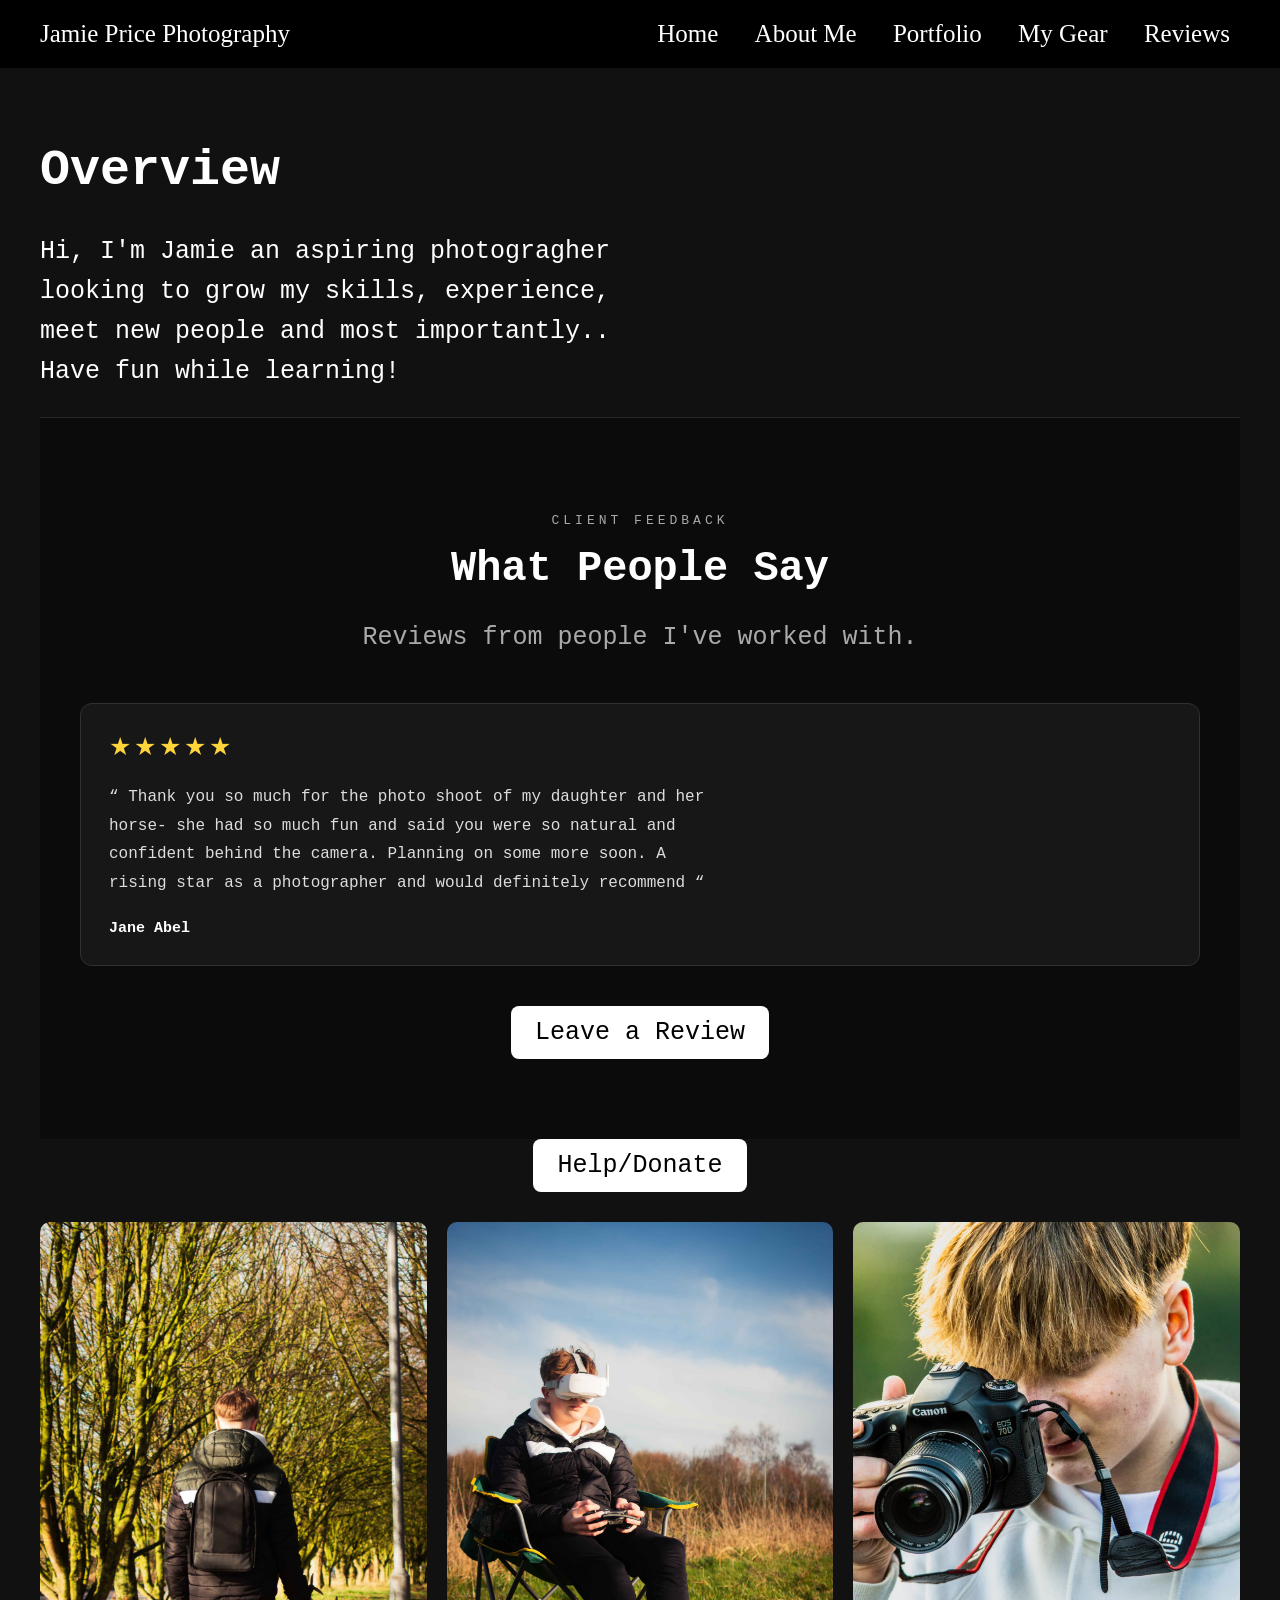
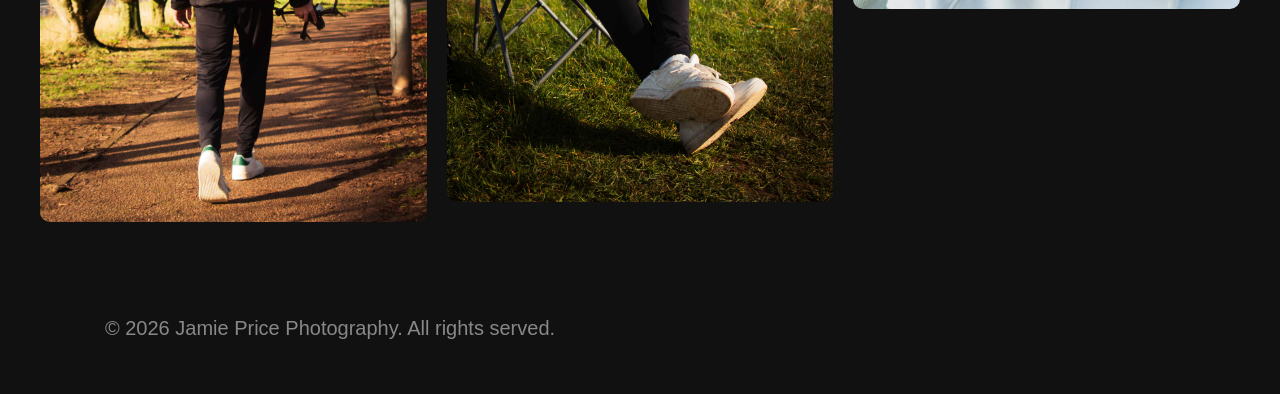
<file: index.html>
<!DOCTYPE html>
<html>
<head>
  <title>Jamie Price Photography - Home</title>
  <link rel="stylesheet" href="assets/style.css">
  <meta name="viewport" content="width=device-width, initial-scale=1.0">
</head>
<body>

<header>
  <div>Jamie Price Photography</div>
  <nav>
    <a href="index.html">Home</a>
    <a href="aboutme.html">About Me</a>
	<a href="portfolio.html">Portfolio</a>
    <a href="mygear.html">My Gear</a>
                <a href="reviews.html" class="active">Reviews</a>	
  </nav>
</header>

<div class="container">
  <h1>Overview</h1>
  <p>Hi, I'm Jamie an aspiring photogragher looking to grow my skills, experience, meet new people and most importantly.. Have fun while learning! </p>
  
  
<section class="home-reviews">
    <div class="home-reviews-heading">
        <p class="reviews-eyebrow">CLIENT FEEDBACK</p>
        <h2>What People Say</h2>
        <p>Reviews from people I've worked with.</p>
    </div>

    <div class="home-reviews-grid" id="reviews-list">

        <!-- Replace this example with a real review -->
        <article class="home-review-card">
            <div class="review-stars" aria-label="5 out of 5 stars">
                ★★★★★
            </div>

            <p class="review-quote">
                “ Thank you so much for the photo shoot of my daughter and her horse- she had so much fun and said you were so natural and confident behind the camera. Planning on some more soon. A rising star as a photographer and would definitely recommend “
            </p>

            <div class="review-author">Jane Abel</div>
        </article>

        <!-- Copy another home-review-card for each approved review -->

    </div>

    <div class="all-reviews-button">
        <a href="reviews.html" class="btn">Leave a Review</a>
    </div>
</section>

  
  
  
  <div class="button-container">
  <a href="https://gofund.me/53fb48d2b" target="_blank" class="btn">
    Help/Donate
  </a>
</div>

  <div class="grid">
    <img src="assets/images/jamie_back.jpg">
    <img src="assets/images/jamie_chair.jpg">
    <img src="assets/images/jamie_pfp.jpeg">
  </div>
</div>

</body>
</html>

<footer>
	<p>© 2026 Jamie Price Photography. All rights served.</p>
</footer>
</file>
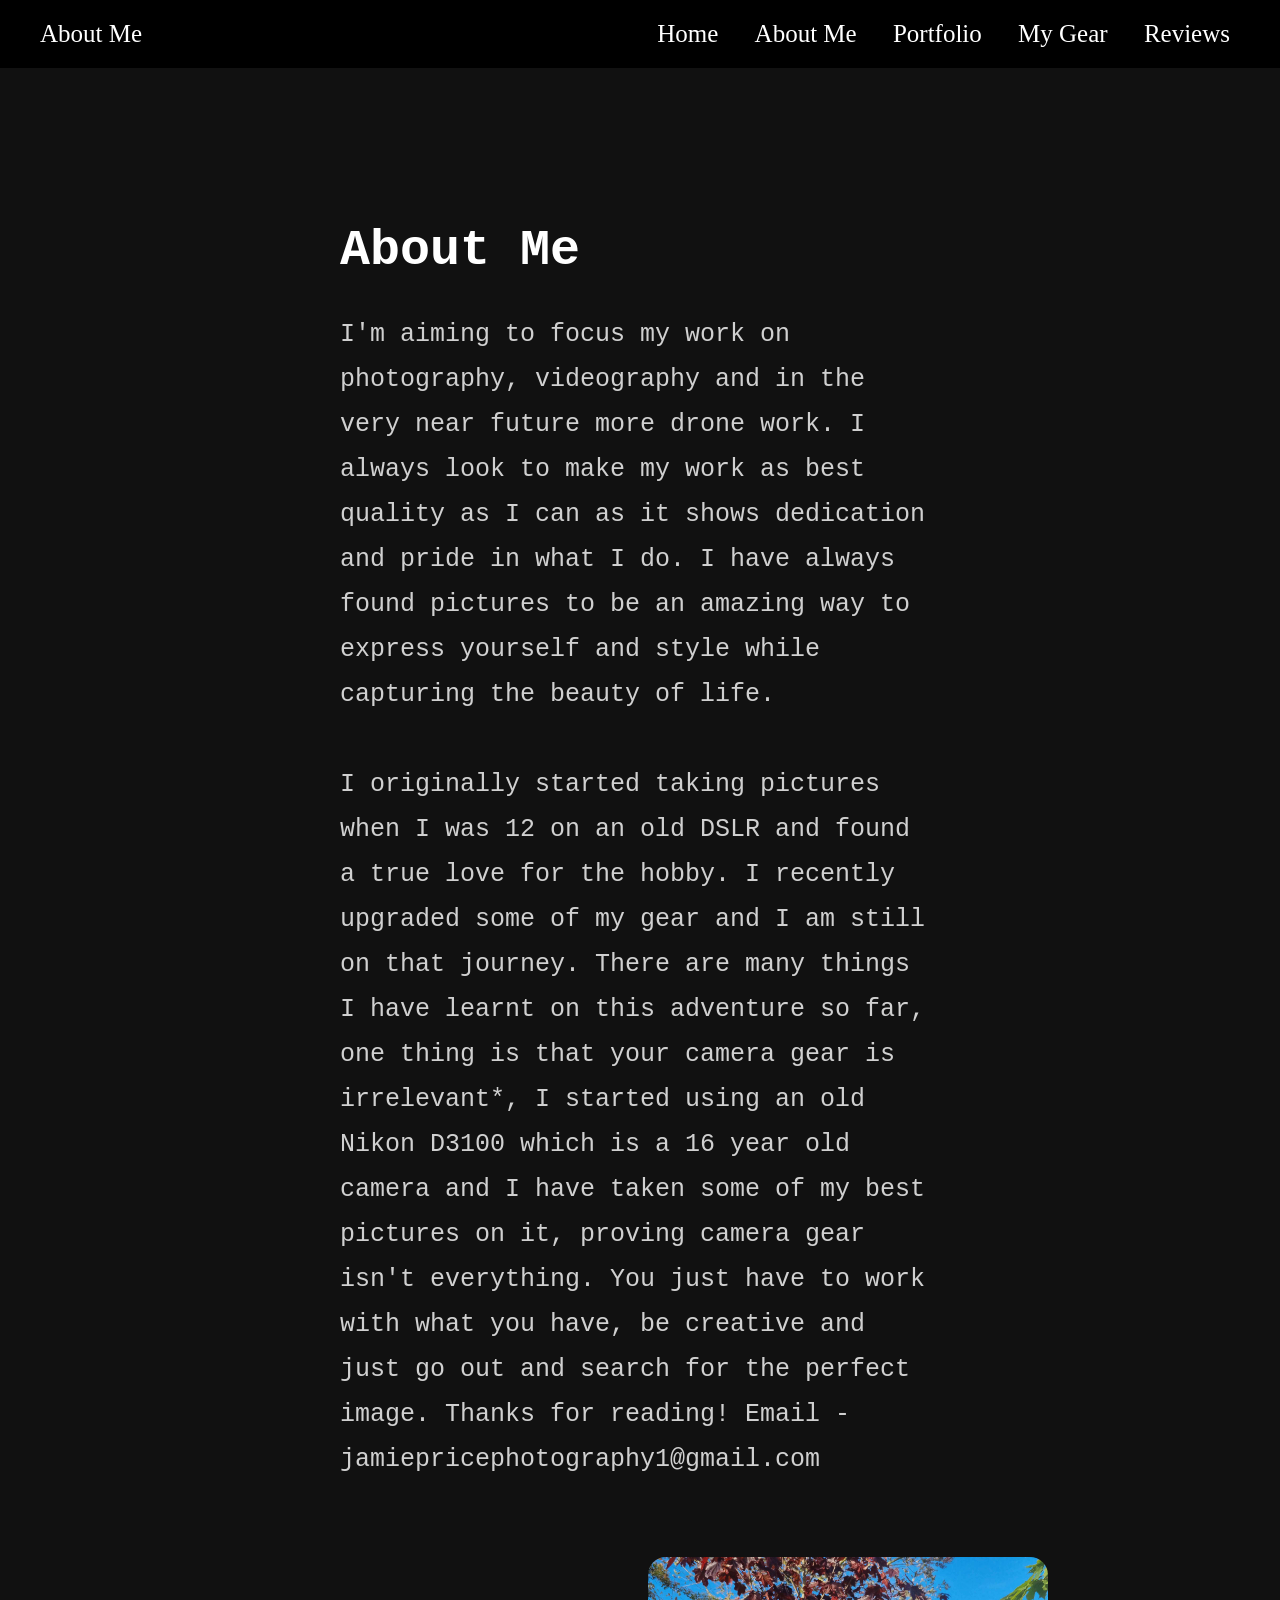
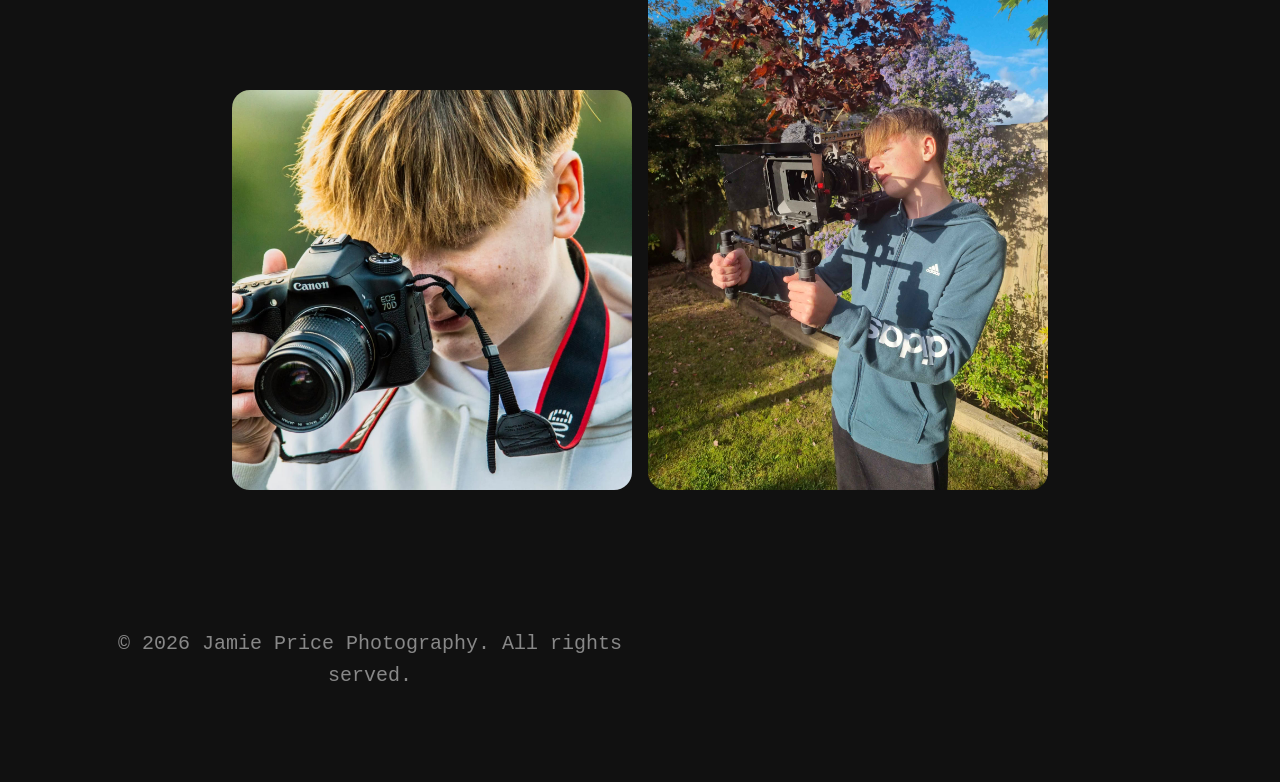
<file: aboutme.html>
<!DOCTYPE html>
<html>
<head>
  <title>About Me</title>
  <link rel="stylesheet" href="assets/style.css">
  <meta name="viewport" content="width=device-width, initial-scale=1.0">
</head>
<body>

<header>
  <div>About Me</div>
  <nav>
    <a href="index.html">Home</a>
    <a href="aboutme.html">About Me</a>
	<a href="portfolio.html">Portfolio</a>
    <a href="mygear.html">My Gear</a>
                <a href="reviews.html" class="active">Reviews</a>	
  </nav>
</header>

<div class="container">

<div class="about-section">

  <div class="about-text">

    <h1>About Me</h1>

    <p>
		I'm aiming to focus my work on photography, videography and in the very near future more drone work. I always look to make my work as best quality as I can as it shows dedication and pride in what I do. I have always found pictures to be an amazing way to express yourself and style while capturing the beauty of life.
		<br></br>
		I originally started taking pictures when I was 12 on an old DSLR and found a true love for the hobby. I recently upgraded some of my gear and I am still on that journey. There are many things I have learnt on this adventure so far, one thing is that your camera gear is irrelevant*, I started using an old Nikon D3100 which is a 16 year old camera and I have taken some of my best pictures on it, proving camera gear isn't everything. You just have to work with what you have, be creative and just go out and search for the perfect image. Thanks for reading!
		
		
		Email - jamiepricephotography1@gmail.com
	</p>

  </div>

  <div class="about-image">

    <img src="assets/images/jamie_pfp.jpeg">
    <img src="assets/images/me_with_rig.jpg">

  </div>

</div>

<footer>
	<p>© 2026 Jamie Price Photography. All rights served.</p>
</footer?
</file>
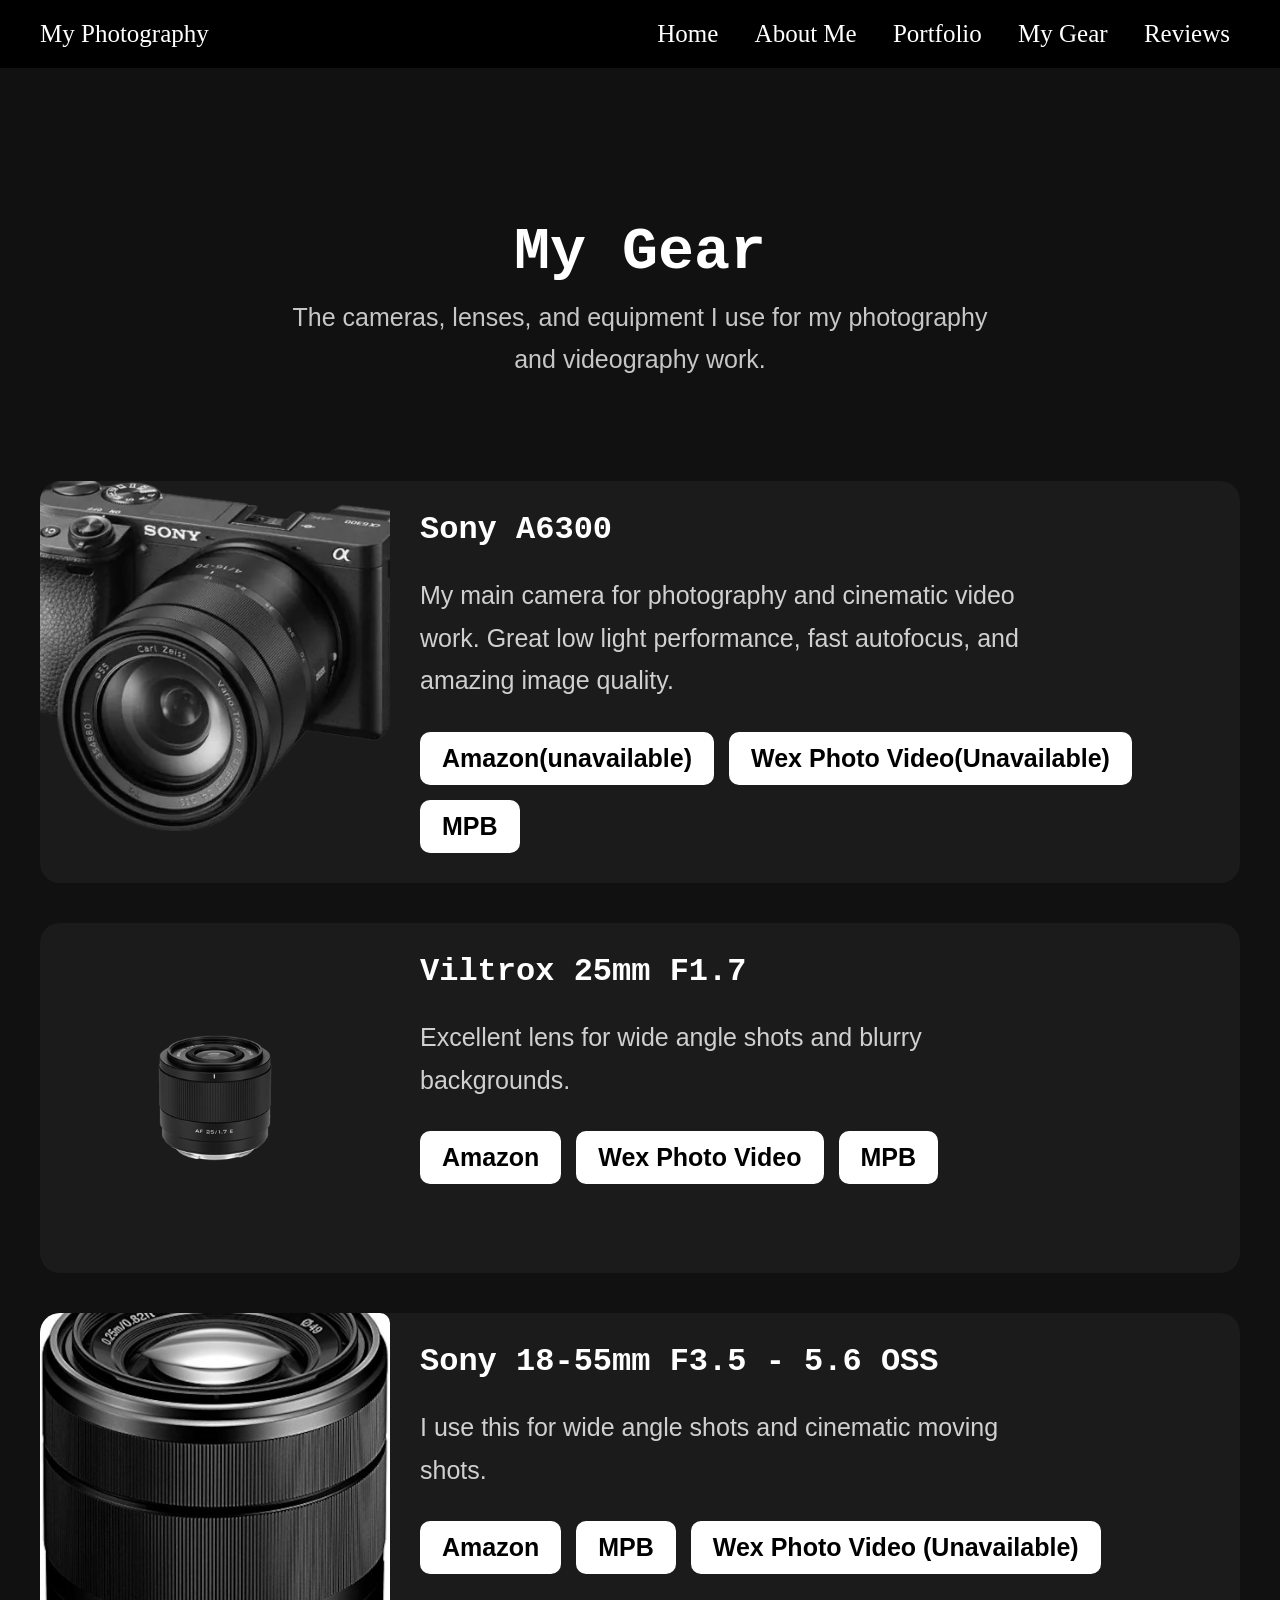
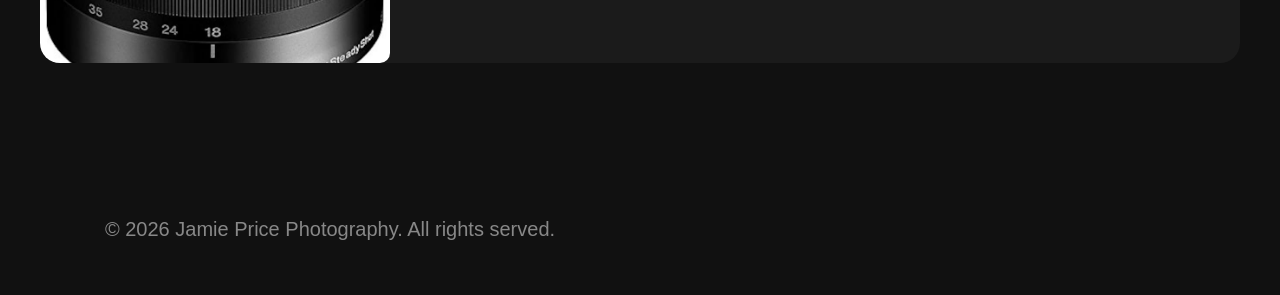
<file: mygear.html>
<!DOCTYPE html>
<html lang="en">
<head>
  <meta charset="UTF-8">
  <meta name="viewport" content="width=device-width, initial-scale=1.0">
  <title>My Gear</title>
	<meta name="viewport" content="width=device-width, initial-scale=1.0">
  <link rel="stylesheet" href="assets/style.css">
</head>
<body>

<header>
  <div class="logo">My Photography</div>

  <nav>
    <a href="index.html">Home</a>
    <a href="aboutme.html">About Me</a>
	<a href="portfolio.html">Portfolio</a>
    <a href="mygear.html">My Gear</a>
                <a href="reviews.html" class="active">Reviews</a>	
  </nav>
</header>

<!-- PAGE TITLE -->

<section class="gear-hero">

  <h1>My Gear</h1>

  <p>
    The cameras, lenses, and equipment I use for my photography and videography work.
  </p>

</section>

<!-- GEAR SECTION -->

<section class="gear-container">

  <!-- ITEM 1 -->

  <div class="gear-card">

    <img src="assets/images/sony_a6300.png" alt="Camera">

    <div class="gear-info">

      <h2>Sony A6300</h2>

      <p>
        My main camera for photography and cinematic video work.
        Great low light performance, fast autofocus,
        and amazing image quality.
      </p>

      <div class="buy-links">

        <a href="https://amazon.co.uk" target="_blank">
          Amazon(unavailable)
        </a>

        <a href="https://www.wexphotovideo.com/sony-alpha-a6300-digital-camera-body-used-3323407/?cpgnid=20505011502&adext=&account=457-026-7116&campaign=&group=&mkwid=_dc&pcrid=&kword=&match=&plid=&pgrid=&ptaid=&si=&gad_source=1&gad_campaignid=20510224202&gclid=Cj0KCQjw8PDPBhCeARIsAOJwmWWVI49ss_LJ94aBTyxym6yBDWs5xn9jGblVgFJ9dE_U9SttH77G-q4aAqdCEALw_wcB" target="_blank">
          Wex Photo Video(Unavailable)
        </a>

        <a href="https://www.mpb.com/en-uk/product/sony-alpha-a6300?page=2" target="_blank">
          MPB
        </a>

      </div>

    </div>

  </div>



  <!-- ITEM 2 -->

  <div class="gear-card">

    <img src="assets/images/viltrox24mm.png" alt="Lens">

    <div class="gear-info">

      <h2>Viltrox 25mm F1.7</h2>

      <p>
        Excellent lens for wide angle shots and blurry backgrounds.
      </p>

      <div class="buy-links">

        <a href="https://www.amazon.co.uk/VILTROX-Aperture-Compatible-Mirrorless-Cameras/dp/B0DSLBC4ZR/ref=asc_df_B0DSLBC4ZR?mcid=8c732ccda06231b4b5d116260e8c6b58&tag=googshopuk-21&linkCode=df0&hvadid=799402509119&hvpos=&hvnetw=g&hvrand=13194063340950124960&hvpone=&hvptwo=&hvqmt=&hvdev=c&hvdvcmdl=&hvlocint=&hvlocphy=9192584&hvtargid=pla-2439775515745&hvocijid=13194063340950124960-B0DSLBC4ZR-&hvexpln=0&gad_source=1&th=1" target="_blank">
          Amazon
        </a>

        <a href="https://www.wexphotovideo.com/viltrox-af-25mm-f1-7-air-aps-c-lens-for-sony-e-3236730/?cpgnid=18142665068&adext=&account=853-353-2386&campaign=&group=&mkwid=_dc&pcrid=&kword=&match=&plid=&pgrid=&ptaid=&si=&gad_source=1&gad_campaignid=17347563995&gclid=Cj0KCQjw8PDPBhCeARIsAOJwmWUBG6GDfYElduA6qh9_dlwrOfAPfjfeklMYBSGeH12GBsI8S16virUaAgvpEALw_wcB" target="_blank">
          Wex Photo Video
        </a>

        <a href="https://www.mpb.com/en-uk/product/viltrox-25mm-f-1-7-air-sony-e-fit/sku-3820156?gclsrc=aw.ds&gad_source=1&gad_campaignid=22480279325&gclid=Cj0KCQjw8PDPBhCeARIsAOJwmWU4Yu4A9P-5PCMF8dBUEOpahQvZ_ivcK_lZtEixfy7En62DtVIqV18aAmvIEALw_wcB" target="_blank">
          MPB
        </a>

      </div>

    </div>

  </div>
  
  <div class="gear-card">

  <img src="assets/images/18-55.jpg" alt="GoPro">

  <div class="gear-info">

    <h2>Sony 18-55mm F3.5 - 5.6 OSS</h2>

    <p>
      I use this for wide angle shots
      and cinematic moving shots.
    </p>

    <div class="buy-links">

      <a href="https://www.amazon.co.uk/Sony-SEL1855-mount-18-55mm-F3-5-5-6/dp/B003U8Q7TC/ref=sr_1_1?crid=1IN5KE26HZYOM&dib=eyJ2IjoiMSJ9.[base64].FXdz5qXT1hr6OObKcAfZFVQZ1wv8P3bdF6SMtKu0cPw&dib_tag=se&keywords=sony+18-55mm+f3.5&qid=1778875538&s=electronics&sprefix=sony+18-55mm+f3.%2Celectronics%2C348&sr=1-1" target="_blank">
        Amazon
      </a>

      <a href="https://www.mpb.com/en-uk/product/sony-e-18-55mm-f-3-5-5-6-oss?page=2" target="_blank">
        MPB
      </a>

      <a href="https://ebay.co.uk" target="_blank">
        Wex Photo Video (Unavailable)
      </a>

    </div>

  </div>

</div>

</section>

</body>
</html>

<footer>
	<p>© 2026 Jamie Price Photography. All rights served.</p>
</footer?
</file>
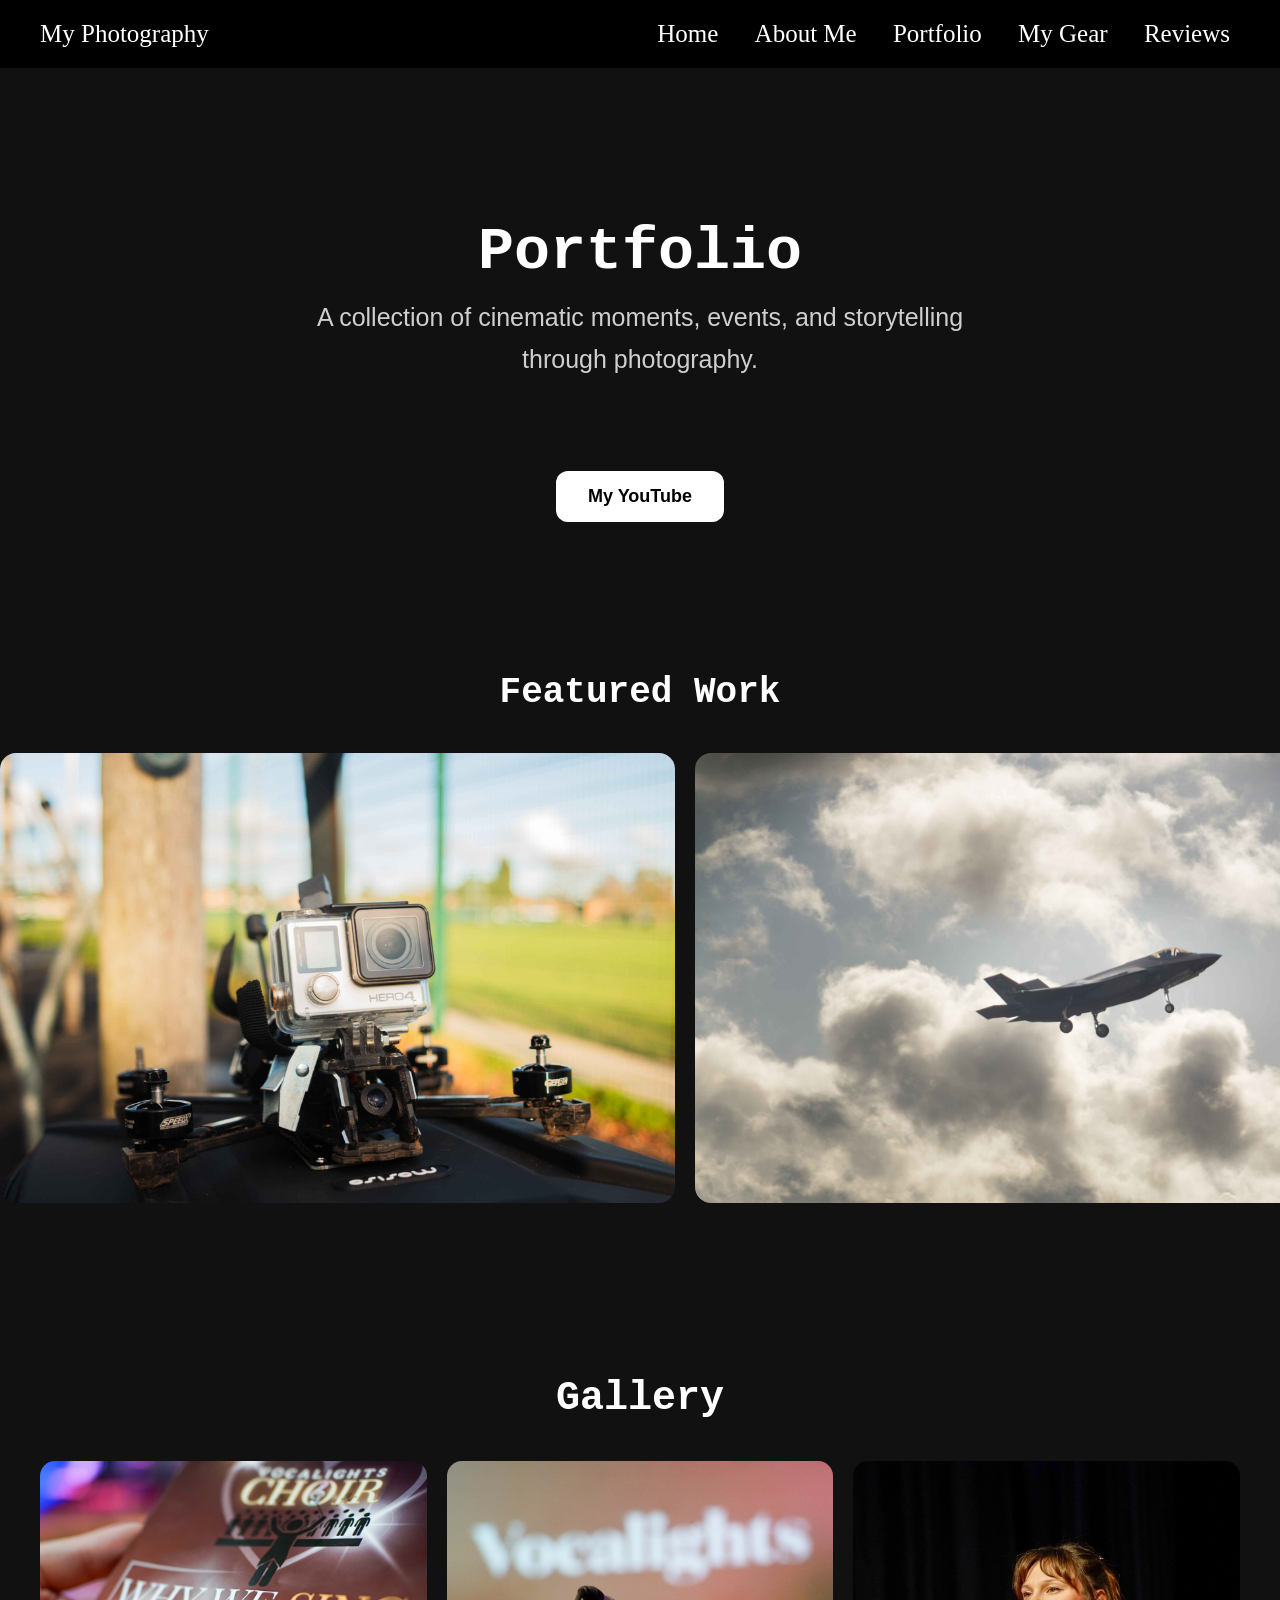
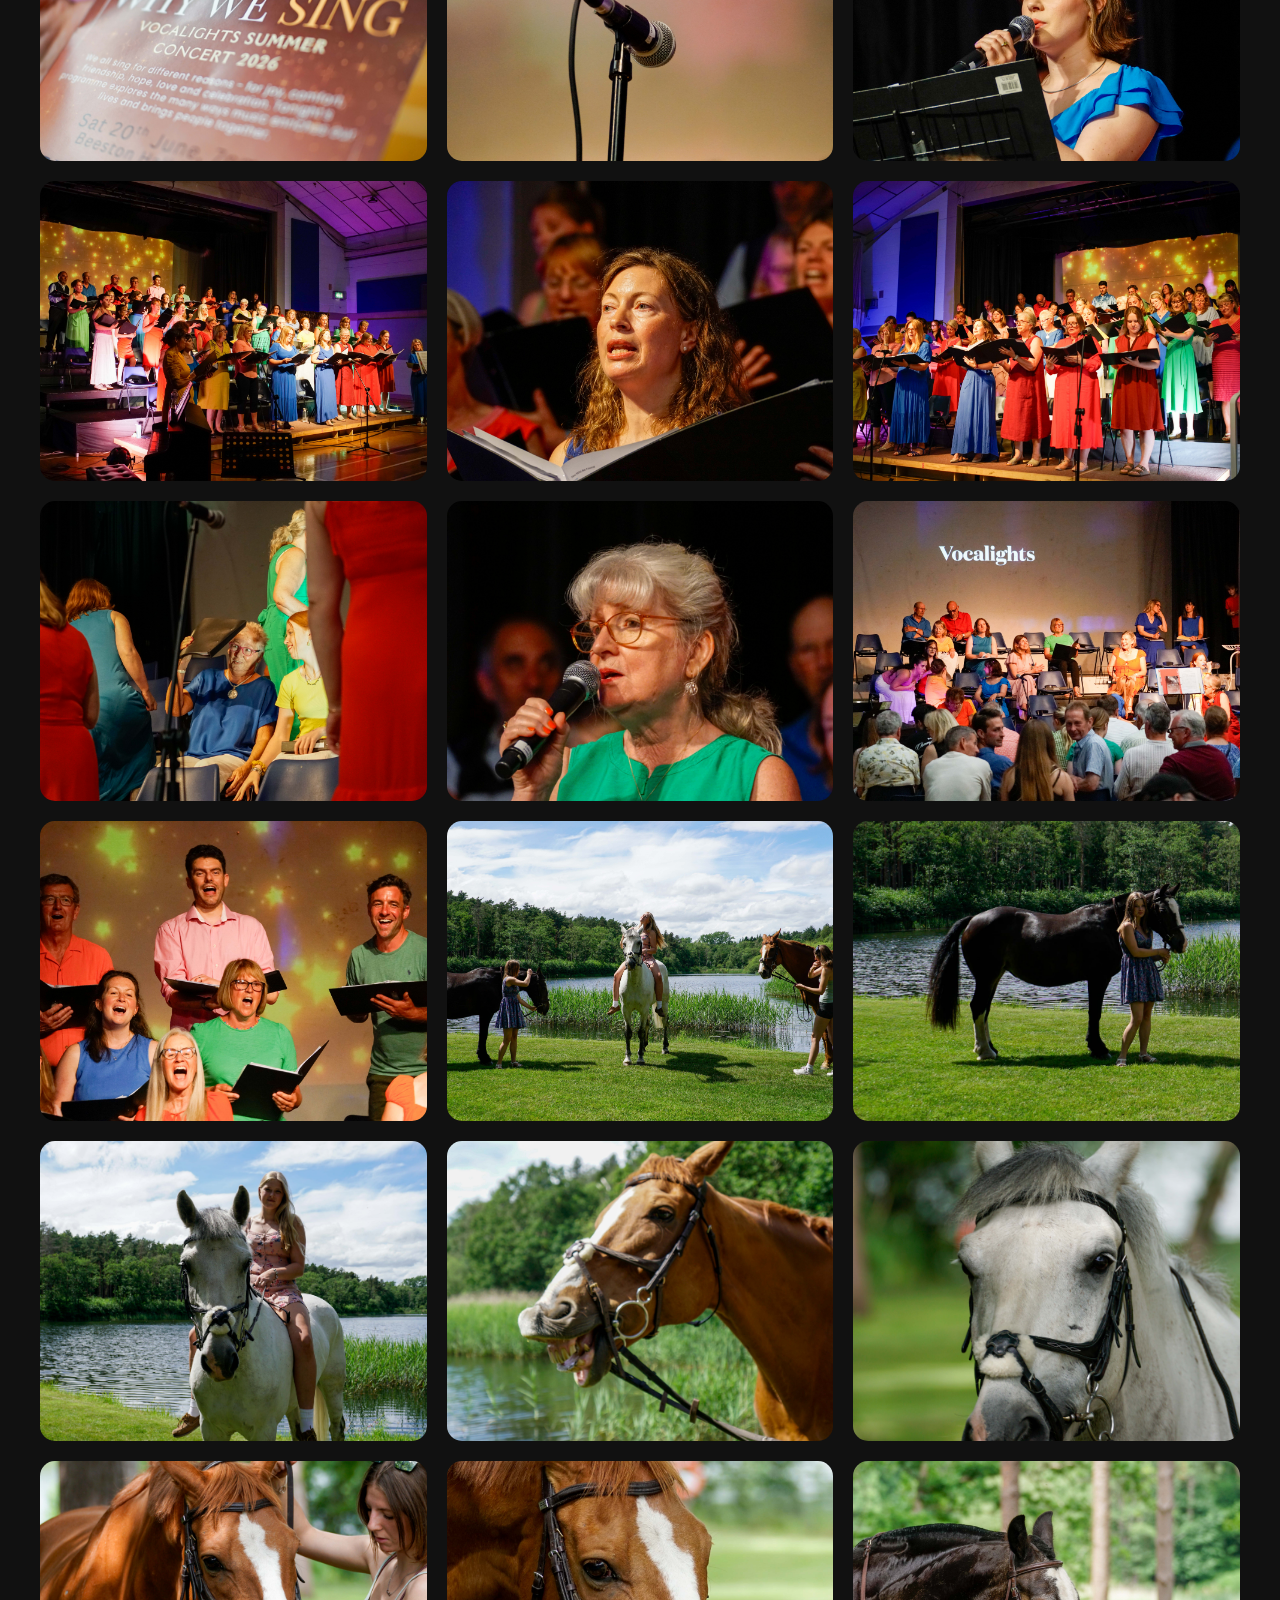
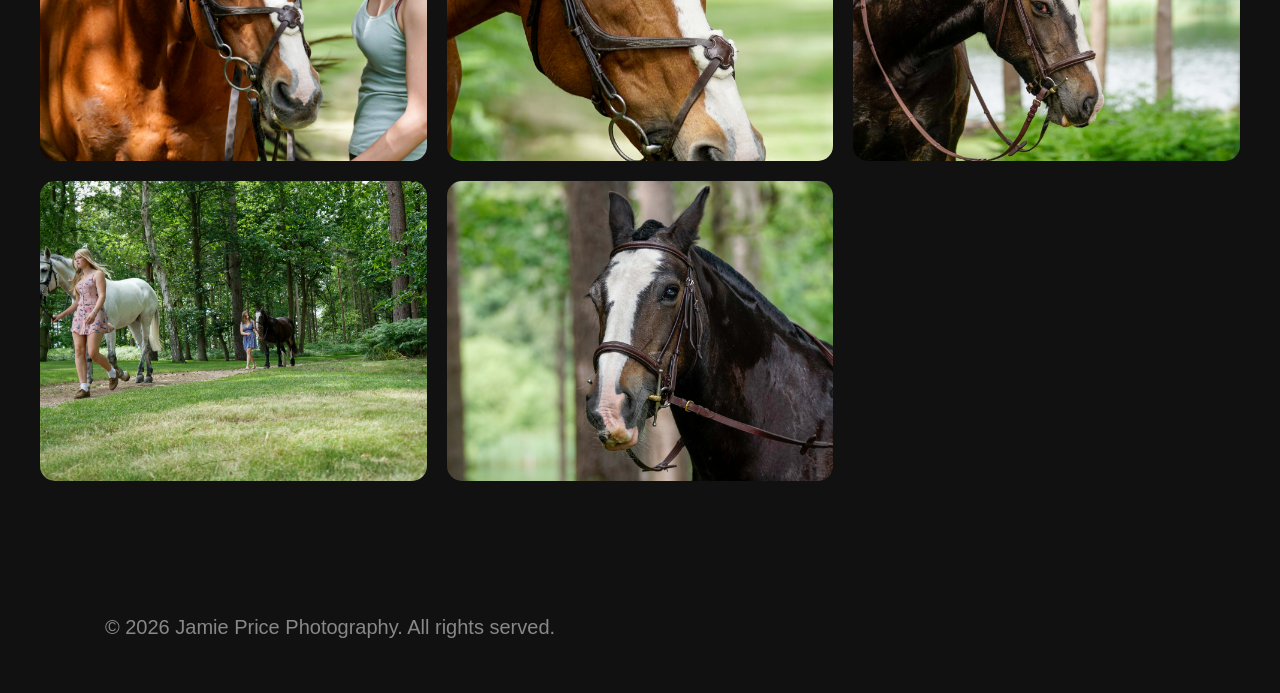
<file: portfolio.html>
<!DOCTYPE html>
<html lang="en">
<head>
  <meta charset="UTF-8">
  <meta name="viewport" content="width=device-width, initial-scale=1.0">
  <title>Portfolio</title>
  <link rel="stylesheet" href="assets/style.css">
  <meta name="viewport" content="width=device-width, initial-scale=1.0">
</head>
<body>

<header>
  <div class="logo">My Photography</div>

  <nav>
    <a href="index.html">Home</a>
    <a href="aboutme.html">About Me</a>
	<a href="portfolio.html">Portfolio</a>
    <a href="mygear.html">My Gear</a>
                <a href="reviews.html" class="active">Reviews</a>	
  </nav>
</header>

<!-- HERO SECTION -->

<section class="hero">
  <h1>Portfolio</h1>
  <p>
    A collection of cinematic moments, events, and storytelling through photography.
  </p>
</section>

<div class="youtube-button-container">

  <a href="https://www.youtube.com/@JamiePriceProductions"
     target="_blank"
     class="youtube-btn">

     My YouTube

  </a>

</div>

<!-- BEST PHOTOS -->

<!-- FEATURED WORK -->

<section class="best-work">

  <h2>Featured Work</h2>

  <div class="slider">

    <div class="slide-track">

      <!-- IMAGES -->

    <img src="assets/images/drone_1.jpg" alt="">
    <img src="assets/images/f35_1.jpg" alt="">
    <img src="assets/images/jamie_shooting.jpg" alt="">
    <img src="assets/images/ozzy_running.jpg" alt="">
    <img src="assets/images/meercat.jpg" alt="">
    <img src="assets/images/crow.jpg" alt="">
	<img src="assets/images/train.jpg" alt="">
	<img src="assets/images/aylsham_church.jpg" alt="">
    </div>

  </div>

</section>

<!-- GALLERY -->

<section class="gallery">

    <h2>Gallery</h2>

    <div class="gallery-grid">

        <img src="assets/images/_DSC7586.jpg" alt="">
        <img src="assets/images/_DSC7595.jpg" alt="">
        <img src="assets/images/_DSC7644.jpg" alt="">
        <img src="assets/images/_DSC7791.jpg" alt="">
        <img src="assets/images/_DSC7709.jpg" alt="">
        <img src="assets/images/_DSC7714.jpg" alt="">
        <img src="assets/images/_DSC7604.jpg" alt="">
        <img src="assets/images/_DSC7696.jpg" alt="">
		<img src="assets/images/_DSC7728.jpg" alt="">
		<img src="assets/images/_DSC7753.jpg" alt="">
		
		<img src="assets/images/_DSC7117.jpg" alt="">
        <img src="assets/images/_DSC7124-2.jpg" alt="">
        <img src="assets/images/_DSC7128.jpg" alt="">
        <img src="assets/images/_DSC7134.jpg" alt="">
        <img src="assets/images/_DSC7323.jpg" alt="">
        <img src="assets/images/_DSC7348.jpg" alt="">
        <img src="assets/images/_DSC7364.jpg" alt="">
        <img src="assets/images/_DSC7403.jpg" alt="">
		<img src="assets/images/_DSC7294.jpg" alt="">
		<img src="assets/images/_DSC7419.jpg" alt="">

    </div>

</section>

<!-- EVENT BUTTONS -->

<!--<section class="event-section">

  <h2>Browse By Event</h2>

  <div class="event-buttons">

    <a href="weddings.html" class="event-btn">Weddings</a>

    <a href="baptisms.html" class="event-btn">Baptisms</a>

    <a href="community-events.html" class="event-btn">
      Community Events
    </a>

    <a href="portraits.html" class="event-btn">Portraits</a>

    <a href="street.html" class="event-btn">Street Photography</a>

  </div>

</section>

</body>
</html>-->

<footer>
	<p>© 2026 Jamie Price Photography. All rights served.</p>
</footer?
</file>
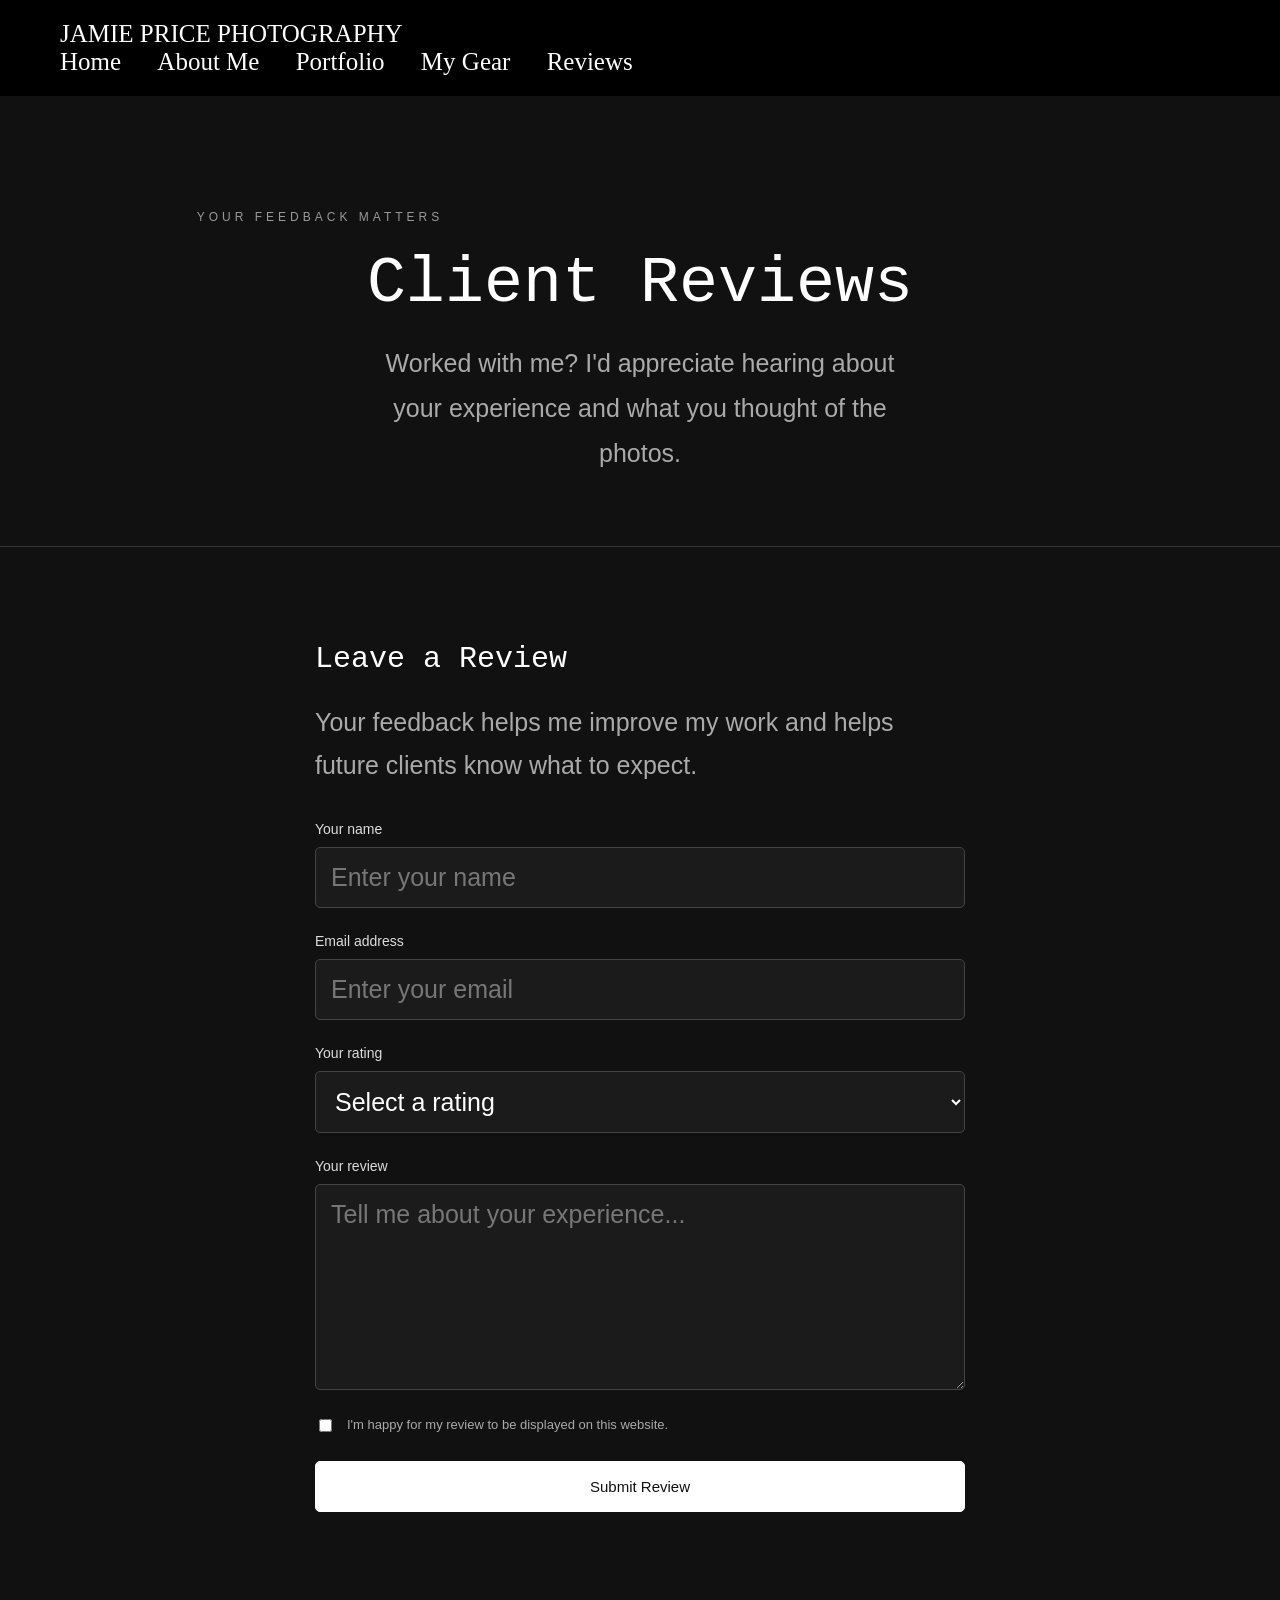
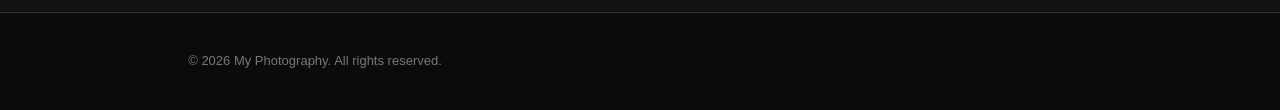
<file: reviews.html>
<!DOCTYPE html>
<html lang="en">
<head>
    <meta charset="UTF-8">
    <meta name="viewport" content="width=device-width, initial-scale=1.0">
    <title>Client Reviews</title>
    <link rel="stylesheet" href="assets/style.css">
</head>

<body>

    <header>
        <nav class="navbar">
            <a href="index.html" class="logo">JAMIE PRICE PHOTOGRAPHY</a>

            <div class="nav-links">
    <a href="index.html">Home</a>
    <a href="aboutme.html">About Me</a>
	<a href="portfolio.html">Portfolio</a>
    <a href="mygear.html">My Gear</a>
                <a href="reviews.html" class="active">Reviews</a>
            </div>
        </nav>
    </header>

    <main class="reviews-page">

        <section class="reviews-hero">
            <p class="reviews-label">YOUR FEEDBACK MATTERS</p>
            <h1>Client Reviews</h1>
            <p>
                Worked with me? I'd appreciate hearing about
                your experience and what you thought of the photos.
            </p>
        </section>

        <section class="review-content">

            <div class="review-intro">
                <h2>Leave a Review</h2>
                <p>
                    Your feedback helps me improve my work
                    and helps future clients know what to expect.
                </p>
            </div>

            <form class="review-form"
                  action="https://formspree.io/f/mkjoyagb"
                  method="POST">

                <div class="form-group">
                    <label for="name">Your name</label>
                    <input
                        type="text"
                        id="name"
                        name="name"
                        placeholder="Enter your name"
                        required>
                </div>

                <div class="form-group">
                    <label for="email">Email address</label>
                    <input
                        type="email"
                        id="email"
                        name="email"
                        placeholder="Enter your email"
                        required>
                </div>

                <div class="form-group">
                    <label for="rating">Your rating</label>
                    <select id="rating" name="rating" required>
                        <option value="">Select a rating</option>
                        <option value="5 stars">★★★★★ - Excellent</option>
                        <option value="4 stars">★★★★☆ - Very good</option>
                        <option value="3 stars">★★★☆☆ - Good</option>
                        <option value="2 stars">★★☆☆☆ - Poor</option>
                        <option value="1 star">★☆☆☆☆ - Very poor</option>
                    </select>
                </div>

                <div class="form-group">
                    <label for="review">Your review</label>
                    <textarea
                        id="review"
                        name="review"
                        rows="6"
                        placeholder="Tell me about your experience..."
                        required></textarea>
                </div>

                <label class="consent">
                    <input
                        type="checkbox"
                        name="permission_to_publish"
                        value="Yes"
                        required>
                    I'm happy for my review to be displayed on this website.
                </label>

                <button type="submit" class="review-submit">
                    Submit Review
                </button>

            </form>

        </section>

    </main>

    <footer class="reviews-footer">
        <p>&copy; 2026 My Photography. All rights reserved.</p>
    </footer>

</body>
</html>
</file>
<file: assets/style.css>
body {
  margin: 0;
  font-family: Cascadia Code;
  background: #111;
  color: #eee;
  font-size: 25px
}

header {
  background: #000;
  padding: 20px;
  display: flex;
  justify-content: space-between;
  align-items: center;
  font-family: Pixel;
}

header a {
  color: #eee;
  text-decoration: none;
  margin: 0 10px;
}

header a:hover {
  color: #aaa;
}

.container {
  padding: 40px;
  font-family: Courier New;
}

h1, h2 {
  color: #fff;
  font-family: Courier New;
}

.grid {
  display: grid;
  grid-template-columns: repeat(auto-fit, minmax(250px, 1fr));
  gap: 20px;
  
}

.card {
  background: #1a1a1a;
  padding: 15px;
  border-radius: 10px;
}

img {
  width: 100%;
  border-radius: 10px;
  filter: grayscale(0%);
}

.price {
  color: #bbb;
  font-size: 25px;
}

p {
  max-width: 600px;
  line-height: 1.6;
}

.button-container {
  text-align: center;
  margin-bottom: 30px;
}

.btn {
  display: inline-block;
  background: white;
  color: black;
  padding: 12px 24px;
  text-decoration: none;
  border-radius: 8px;
  transition: 0.3s;
}

.btn:hover {
  background: #dcdcdc;
}

body {
  margin: 0;
  font-family: Arial, sans-serif;
  background: #111;
  color: white;
}

/* HEADER */

header {
  background: black;
  padding: 20px 40px;

  display: flex;
  justify-content: space-between;
  align-items: center;
}

nav a {
  color: white;
  text-decoration: none;
  margin-left: 20px;
}

nav a:hover {
  color: #bdbdbd;
}

/* HERO */

.hero {
  text-align: center;
  padding: 100px 20px 60px;
}

.hero h1 {
  font-size: 60px;
  margin-bottom: 10px;
}

.hero p {
  max-width: 700px;
  margin: auto;
  line-height: 1.7;
  color: #cfcfcf;
}

/* FEATURED WORK */

.best-work {
  padding: 40px;
}

.best-work h2 {
  text-align: center;
  margin-bottom: 40px;
}

.image-grid {
  display: grid;

  grid-template-columns:
  repeat(auto-fit, minmax(250px, 1fr));

  gap: 20px;
}

.image-grid img {
  width: 100%;
  height: 300px;

  object-fit: cover;

  border-radius: 12px;

  filter: grayscale(0%);

  transition: 0.3s;
}

.image-grid img:hover {
  transform: scale(1.02);

  filter: grayscale(0%);
}

/* EVENT BUTTONS */

.event-section {
  padding: 80px 20px;
  text-align: center;
}

.event-buttons {
  display: flex;

  flex-wrap: wrap;

  justify-content: center;

  gap: 20px;

  margin-top: 40px;
}

.event-btn {
  background: white;

  color: black;

  padding: 15px 30px;

  text-decoration: none;

  border-radius: 10px;

  transition: 0.3s;

  font-weight: bold;
}

.event-btn:hover {
  background: #d6d6d6;

  transform: translateY(-3px);
}

footer {
	text-align: center;
	padding: 30px;
	color: #888;
	font-size: 20px;
}

body {
  margin: 0;
  font-family: Arial, sans-serif;
  background: #111;
  color: white;
}

/* HEADER */

header {
  background: black;

  padding: 20px 40px;

  display: flex;

  justify-content: space-between;

  align-items: center;
}

nav a {
  color: white;

  text-decoration: none;

  margin-left: 20px;
}

nav a:hover {
  color: #bdbdbd;
}

/* HERO */

.gear-hero {
  text-align: center;

  padding: 100px 20px 60px;
}

.gear-hero h1 {
  font-size: 60px;

  margin-bottom: 10px;
}

.gear-hero p {
  color: #c7c7c7;

  max-width: 700px;

  margin: auto;

  line-height: 1.7;
}

/* GEAR SECTION */

.gear-container {
  padding: 40px;

  display: flex;

  flex-direction: column;

  gap: 40px;
}

.gear-card {
  background: #1b1b1b;

  border-radius: 20px;

  overflow: hidden;

  display: flex;

  flex-wrap: wrap;
}

.gear-card img {
  width: 350px;

  height: 350px;

  object-fit: cover;

  filter: grayscale(100%);
}

.gear-info {
  flex: 1;

  padding: 30px;
}

.gear-info h2 {
  margin-top: 0;

  font-size: 32px;
}

.gear-info p {
  line-height: 1.7;

  color: #d0d0d0;
}

/* BUY LINKS */

.buy-links {
  margin-top: 30px;

  display: flex;

  gap: 15px;

  flex-wrap: wrap;
}

.buy-links a {
  background: white;

  color: black;

  padding: 12px 22px;

  border-radius: 10px;

  text-decoration: none;

  font-weight: bold;

  transition: 0.3s;
}

.buy-links a:hover {
  background: #d6d6d6;

  transform: translateY(-2px);
}

.gear-card {
  transition: 0.35s;
}

.gear-card:hover {
  transform: translateY(-5px);

  box-shadow: 0 0 25px rgba(255,255,255,0.08);
}

/* IMAGE EFFECT */

.gear-card img {
  transition: 0.4s;
}

.gear-card img:hover {
  filter: grayscale(0%);

  transform: scale(1.03);
}

/* RESPONSIVE MOBILE LAYOUT */

@media (max-width: 850px) {

  .gear-card {
    flex-direction: column;
  }

  .gear-card img {
    width: 100%;

    height: 250px;
  }

}

/* OPTIONAL SECTION SPACING */

.gear-container {
  padding-bottom: 100px;
}

/* YOUTUBE BUTTON */

.youtube-button-container {
  text-align: center;

  margin-top: 30px;

  margin-bottom: 60px;
}

.youtube-btn {
  display: inline-block;

  background: white;

  color: black;

  padding: 15px 32px;

  border-radius: 12px;

  text-decoration: none;

  font-weight: bold;

  font-size: 18px;

  transition: 0.3s;
}

.youtube-btn:hover {
  background: #d6d6d6;

  transform: translateY(-3px);
}

/* FEATURED WORK */

.best-work {
  padding: 60px 0;
}

.best-work h2 {
  text-align: center;

  margin-bottom: 40px;

  font-size: 36px;
}

/* SLIDER */

.slider {
  overflow: hidden;

  width: 100%;

  position: relative;
}

/* TRACK */

.slide-track {
  display: flex;

  width: calc(350px * 12);

  animation: scroll 20s linear infinite;

  gap: 20px;
}

/* IMAGES */

.slide-track img {
  max-height: 450px;

  width: auto;

  height: auto;

  border-radius: 16px;

  filter: grayscale(0%);

  transition: 0.3s;
}

.slide-track img:hover {
  filter: grayscale(0%);

  transform: scale(1.02);
}

/* AUTO SCROLL */

@keyframes scroll {

  0% {
    transform: translateX(0);
  }

  100% {
    transform: translateX(calc(-350px * 10));
  }

}

/* MOBILE OPTIMIZATION */

@media (max-width: 768px) {

  header {
    flex-direction: column;

    text-align: center;

    gap: 20px;
  }

  nav {
    display: flex;

    flex-wrap: wrap;

    justify-content: center;

    gap: 10px;
  }

  nav a {
    margin: 0;
  }

  .hero h1,
  .gear-hero h1 {
    font-size: 40px;
  }

  .hero p,
  .gear-hero p {
    padding: 0 20px;
  }

  .slide-track img {
    max-height: 250px;
  }

  .youtube-btn,
  .event-btn,
  .buy-links a {
    width: 80%;

    text-align: center;
  }

  .gear-card {
    flex-direction: column;
  }

  .gear-card img {
    width: 100%;
  }

}

/* ABOUT SECTION */

.about-section {
  display: flex;

  align-items: center;

  justify-content: center;

  gap: 50px;

  padding: 80px 40px;

  flex-wrap: wrap;
}

/* TEXT */

.about-text {
  flex: 1;

  min-width: 300px;

  max-width: 600px;
}

.about-text p {
  line-height: 1.8;

  color: #d0d0d0;
}

/* IMAGE */

.about-image img {
  width: 400px;

  max-width: 100%;

  border-radius: 18px;

  filter: grayscale(0%);
}

/* =========================
   GALLERY
========================= */

.gallery {
    padding: 80px 40px;
}

.gallery h2 {
    text-align: center;
    font-size: 40px;
    margin-bottom: 40px;
}

/* GRID */

.gallery-grid {
    display: grid;

    grid-template-columns: repeat(auto-fit, minmax(300px, 1fr));

    gap: 20px;
}

/* IMAGES */

.gallery-grid img {
    width: 100%;

    height: 300px;

    object-fit: cover;

    border-radius: 15px;

    filter: grayscale(0%);

    transition: 0.3s;
}

.gallery-grid img:hover {
    filter: grayscale(0%);

    transform: scale(1.02);
}


/* =========================
   REVIEWS PAGE
========================= */

.reviews-page {
    min-height: 80vh;
    background: #111;
    color: #fff;
}

.reviews-hero {
    text-align: center;
    padding: 100px 20px 70px;
    border-bottom: 1px solid #333;
}

.reviews-label {
    color: #999;
    font-size: 12px;
    letter-spacing: 4px;
    margin-bottom: 20px;
}

.reviews-hero h1 {
    font-size: clamp(38px, 6vw, 65px);
    font-weight: 400;
    margin: 0 0 20px;
}

.reviews-hero > p:last-child {
    color: #aaa;
    max-width: 550px;
    line-height: 1.8;
    margin: 0 auto;
}

.review-content {
    max-width: 650px;
    margin: 0 auto;
    padding: 70px 25px 100px;
}

.review-intro {
    margin-bottom: 35px;
}

.review-intro h2 {
    font-size: 30px;
    font-weight: 400;
    margin-bottom: 12px;
}

.review-intro p {
    color: #aaa;
    line-height: 1.7;
}

.review-form {
    display: flex;
    flex-direction: column;
    gap: 25px;
}

.form-group {
    display: flex;
    flex-direction: column;
    gap: 10px;
}

.form-group label {
    font-size: 14px;
    color: #ddd;
}

.form-group input,
.form-group select,
.form-group textarea {
    width: 100%;
    box-sizing: border-box;
    background: #1b1b1b;
    border: 1px solid #444;
    border-radius: 5px;
    padding: 15px;
    color: #fff;
    font: inherit;
    outline: none;
    transition: border-color 0.2s;
}

.form-group input:focus,
.form-group select:focus,
.form-group textarea:focus {
    border-color: #aaa;
}

.form-group input::placeholder,
.form-group textarea::placeholder {
    color: #777;
}

.form-group textarea {
    resize: vertical;
    min-height: 150px;
}

.form-group select {
    cursor: pointer;
}

.consent {
    display: flex;
    align-items: flex-start;
    gap: 12px;
    color: #aaa;
    font-size: 13px;
    line-height: 1.6;
}

.consent input {
    margin-top: 4px;
    accent-color: #fff;
    flex-shrink: 0;
}

.review-submit {
    background: #fff;
    color: #111;
    border: 1px solid #fff;
    border-radius: 5px;
    padding: 16px;
    font-size: 15px;
    cursor: pointer;
    transition: 0.25s;
}

.review-submit:hover {
    background: transparent;
    color: #fff;
}

.reviews-footer {
    text-align: center;
    background: #0b0b0b;
    color: #777;
    padding: 25px 15px;
    font-size: 13px;
    border-top: 1px solid #333;
}

@media (max-width: 600px) {
    .reviews-hero {
        padding: 75px 20px 55px;
    }

    .review-content {
        padding: 50px 20px 70px;
    }
}


/* HOMEPAGE REVIEWS */

.home-reviews {
    padding: 80px 40px;
    background: #0b0b0b;
    border-top: 1px solid #292929;
}

.home-reviews-heading {
    text-align: center;
    margin: 0 auto 45px;
}

.home-reviews-heading h2 {
    font-size: 42px;
    margin: 10px 0;
}

.home-reviews-heading p {
    color: #aaa;
    margin-left: auto;
    margin-right: auto;
}

.reviews-eyebrow {
    color: #aaa;
    font-size: 13px;
    letter-spacing: 4px;
}

.home-reviews-grid {
    display: grid;
    grid-template-columns: repeat(auto-fit, minmax(250px, 1fr));
    gap: 25px;
    max-width: 1200px;
    margin: 0 auto;
}

.home-review-card {
    background: #171717;
    border: 1px solid #303030;
    border-radius: 12px;
    padding: 28px;
    transition: transform 0.25s, border-color 0.25s;
}

.home-review-card:hover {
    transform: translateY(-4px);
    border-color: #555;
}

.review-stars {
    color: #FFD43B;
    font-size: 25px;
    letter-spacing: 3px;
    margin-bottom: 20px;
}

.review-quote {
    color: #ddd;
    line-height: 1.8;
    font-size: 16px;
    overflow-wrap: anywhere;
}

.review-author {
    color: #fff;
    font-size: 15px;
    font-weight: bold;
    margin-top: 22px;
}

.all-reviews-button {
    text-align: center;
    margin-top: 40px;
}

@media (max-width: 600px) {
    .home-reviews {
        padding: 60px 20px;
    }

    .home-reviews-heading h2 {
        font-size: 32px;
    }
}
</file>
